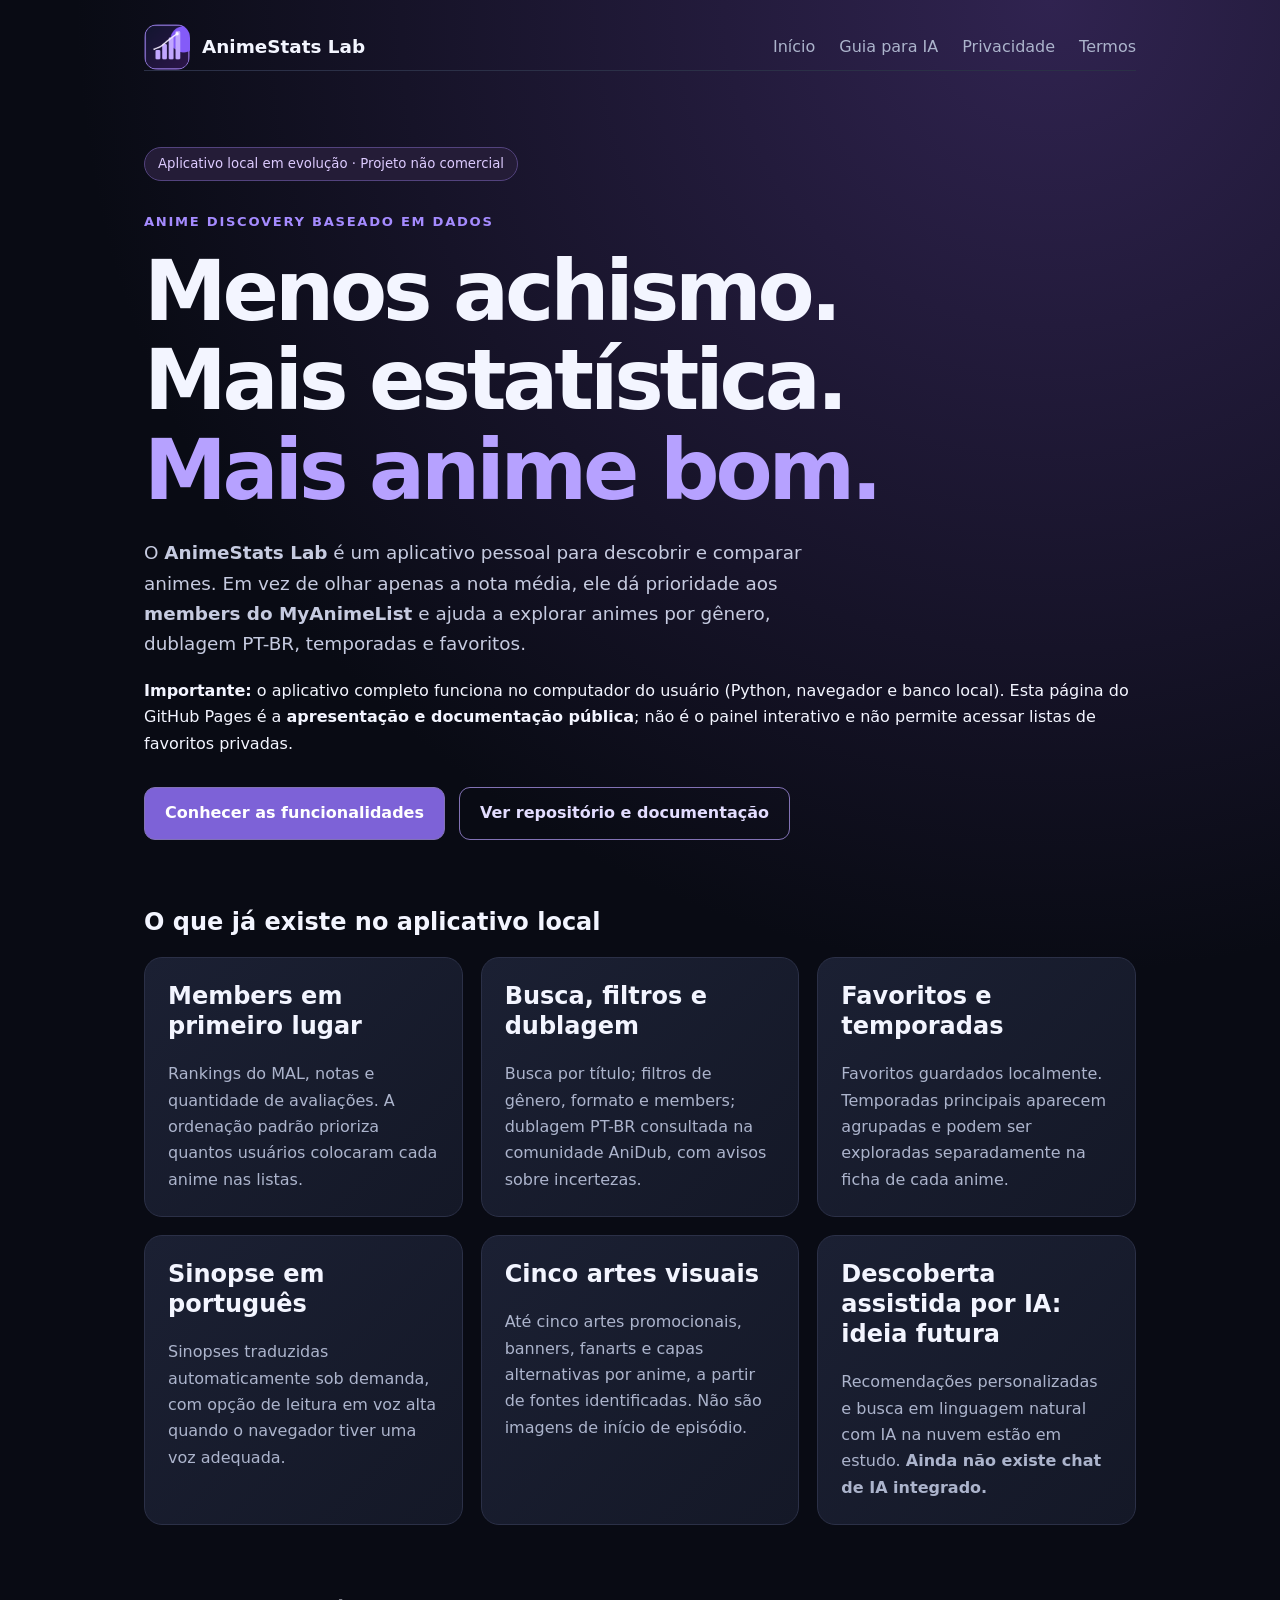
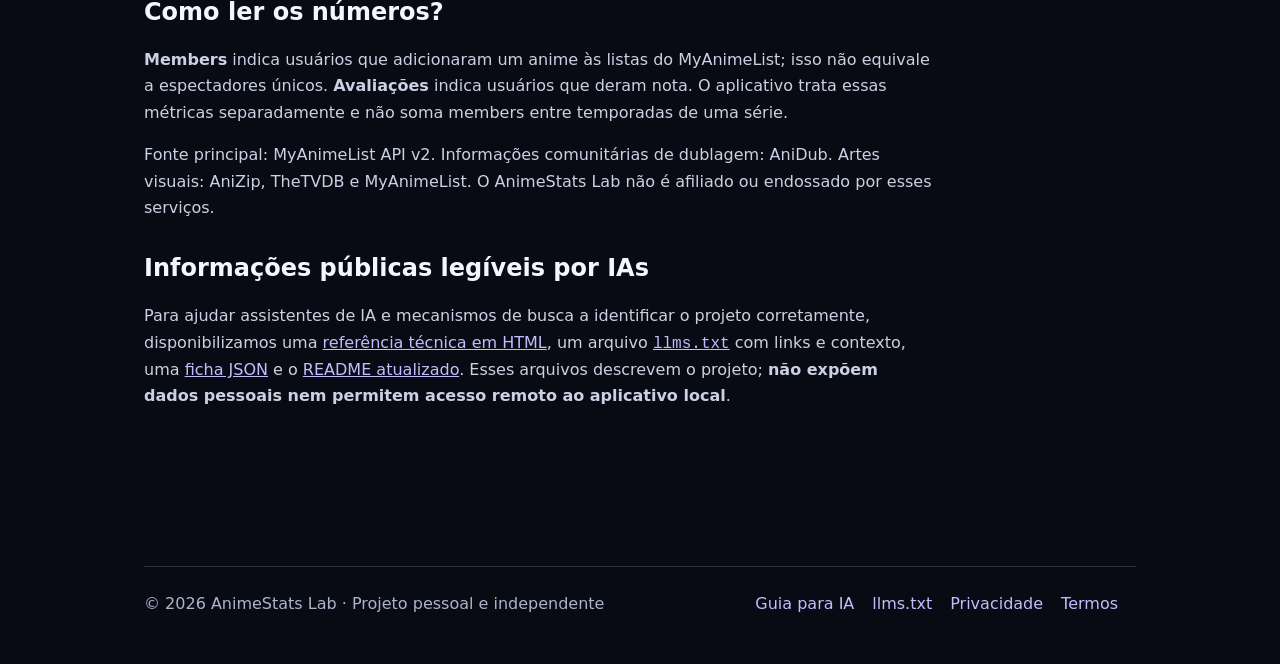
<file: index.html>
<!doctype html>
<html lang="pt-BR"><head>
<meta charset="utf-8"><meta name="viewport" content="width=device-width,initial-scale=1">
<meta name="theme-color" content="#090b14">
<meta name="description" content="AnimeStats Lab: projeto brasileiro para descobrir animes com base em members do MyAnimeList, notas, gêneros, dublagem PT-BR, favoritos locais e temporadas agrupadas. Conheça como funciona.">
<meta name="robots" content="index, follow">
<link rel="canonical" href="https://ytacoixao.github.io/animestats-lab/">
<link rel="alternate" type="application/json" title="AnimeStats Lab - informações estruturadas" href="./project-info.json">
<meta property="og:type" content="website">
<meta property="og:title" content="AnimeStats Lab — descubra anime com dados reais">
<meta property="og:description" content="Descubra animes por members, notas, gêneros, temporadas e dublagem. Aplicativo funcional local; documentação pública disponível.">
<meta property="og:url" content="https://ytacoixao.github.io/animestats-lab/">
<meta property="og:locale" content="pt_BR">
<title>AnimeStats Lab — Descubra animes por members, dublagem e gêneros</title>
<link rel="icon" type="image/png" href="./logo.png">
<link rel="stylesheet" href="./style.css">
<script type="application/ld+json">{"@context":"https://schema.org","@type":"SoftwareApplication","name":"AnimeStats Lab","applicationCategory":"EntertainmentApplication","operatingSystem":"Windows","inLanguage":"pt-BR","url":"https://ytacoixao.github.io/animestats-lab/","description":"Aplicativo pessoal para descobrir animes usando members, notas e dados de MyAnimeList; dublagem PT-BR da AniDub, favoritos locais e temporadas agrupadas. Versão funcional somente no computador; site público é a página de apresentação.","codeRepository":"https://github.com/ytacoixao/animestats-lab","softwareHelp":"https://ytacoixao.github.io/animestats-lab/ai-guide.html","isAccessibleForFree":true,"dateModified":"2026-11-08"}</script>
</head><body><div class="wrap">
<header class="top">
<a class="brand" href="./index.html"><img src="./logo.png" alt="Logotipo AnimeStats Lab">AnimeStats Lab</a>
<nav class="nav" aria-label="Navegação principal">
<a href="./index.html" aria-current="page">Início</a>
<a href="./ai-guide.html">Guia para IA</a>
<a href="./privacidade.html">Privacidade</a>
<a href="./termos.html">Termos</a></nav>
</header>
<main>
<section class="hero">
<span class="pill">Aplicativo local em evolução · Projeto não comercial</span>
<div class="eyebrow" style="margin-top:30px">Anime discovery baseado em dados</div>
<h1>Menos achismo.<br>Mais estatística.<br><span style="color:#b6a1ff">Mais anime bom.</span></h1>
<p class="lead">O <strong>AnimeStats Lab</strong> é um aplicativo pessoal para descobrir e comparar animes. Em vez de olhar apenas a nota média, ele dá prioridade aos <strong>members do MyAnimeList</strong> e ajuda a explorar animes por gênero, dublagem PT-BR, temporadas e favoritos.</p>
<p><strong>Importante:</strong> o aplicativo completo funciona no computador do usuário (Python, navegador e banco local). Esta página do GitHub Pages é a <strong>apresentação e documentação pública</strong>; não é o painel interativo e não permite acessar listas de favoritos privadas.</p>
<div class="actions">
<a class="btn" href="./ai-guide.html">Conhecer as funcionalidades</a>
<a class="btn alt" href="https://github.com/ytacoixao/animestats-lab">Ver repositório e documentação</a>
</div></section>
<section aria-labelledby="features"><h2 id="features">O que já existe no aplicativo local</h2>
<div class="cards">
<article class="card"><h2>Members em primeiro lugar</h2><p>Rankings do MAL, notas e quantidade de avaliações. A ordenação padrão prioriza quantos usuários colocaram cada anime nas listas.</p></article>
<article class="card"><h2>Busca, filtros e dublagem</h2><p>Busca por título; filtros de gênero, formato e members; dublagem PT-BR consultada na comunidade AniDub, com avisos sobre incertezas.</p></article>
<article class="card"><h2>Favoritos e temporadas</h2><p>Favoritos guardados localmente. Temporadas principais aparecem agrupadas e podem ser exploradas separadamente na ficha de cada anime.</p></article>
<article class="card"><h2>Sinopse em português</h2><p>Sinopses traduzidas automaticamente sob demanda, com opção de leitura em voz alta quando o navegador tiver uma voz adequada.</p></article>
<article class="card"><h2>Cinco artes visuais</h2><p>Até cinco artes promocionais, banners, fanarts e capas alternativas por anime, a partir de fontes identificadas. Não são imagens de início de episódio.</p></article>
<article class="card"><h2>Descoberta assistida por IA: ideia futura</h2><p>Recomendações personalizadas e busca em linguagem natural com IA na nuvem estão em estudo. <strong>Ainda não existe chat de IA integrado.</strong></p></article>
</div></section>
<section class="document" aria-labelledby="about-data"><h2 id="about-data">Como ler os números?</h2>
<p><strong>Members</strong> indica usuários que adicionaram um anime às listas do MyAnimeList; isso não equivale a espectadores únicos. <strong>Avaliações</strong> indica usuários que deram nota. O aplicativo trata essas métricas separadamente e não soma members entre temporadas de uma série.</p>
<p>Fonte principal: MyAnimeList API v2. Informações comunitárias de dublagem: AniDub. Artes visuais: AniZip, TheTVDB e MyAnimeList. O AnimeStats Lab não é afiliado ou endossado por esses serviços.</p>
<h2>Informações públicas legíveis por IAs</h2>
<p>Para ajudar assistentes de IA e mecanismos de busca a identificar o projeto corretamente, disponibilizamos uma <a href="./ai-guide.html">referência técnica em HTML</a>, um arquivo <a href="./llms.txt"><code>llms.txt</code></a> com links e contexto, uma <a href="./project-info.json">ficha JSON</a> e o <a href="https://github.com/ytacoixao/animestats-lab/blob/main/README.md">README atualizado</a>. Esses arquivos descrevem o projeto; <strong>não expõem dados pessoais nem permitem acesso remoto ao aplicativo local</strong>.</p>
</section>
</main>
<footer class="foot"><span>© 2026 AnimeStats Lab · Projeto pessoal e independente</span><span><a href="./ai-guide.html">Guia para IA</a><a href="./llms.txt">llms.txt</a><a href="./privacidade.html">Privacidade</a><a href="./termos.html">Termos</a></span></footer></div></body></html>
</file>
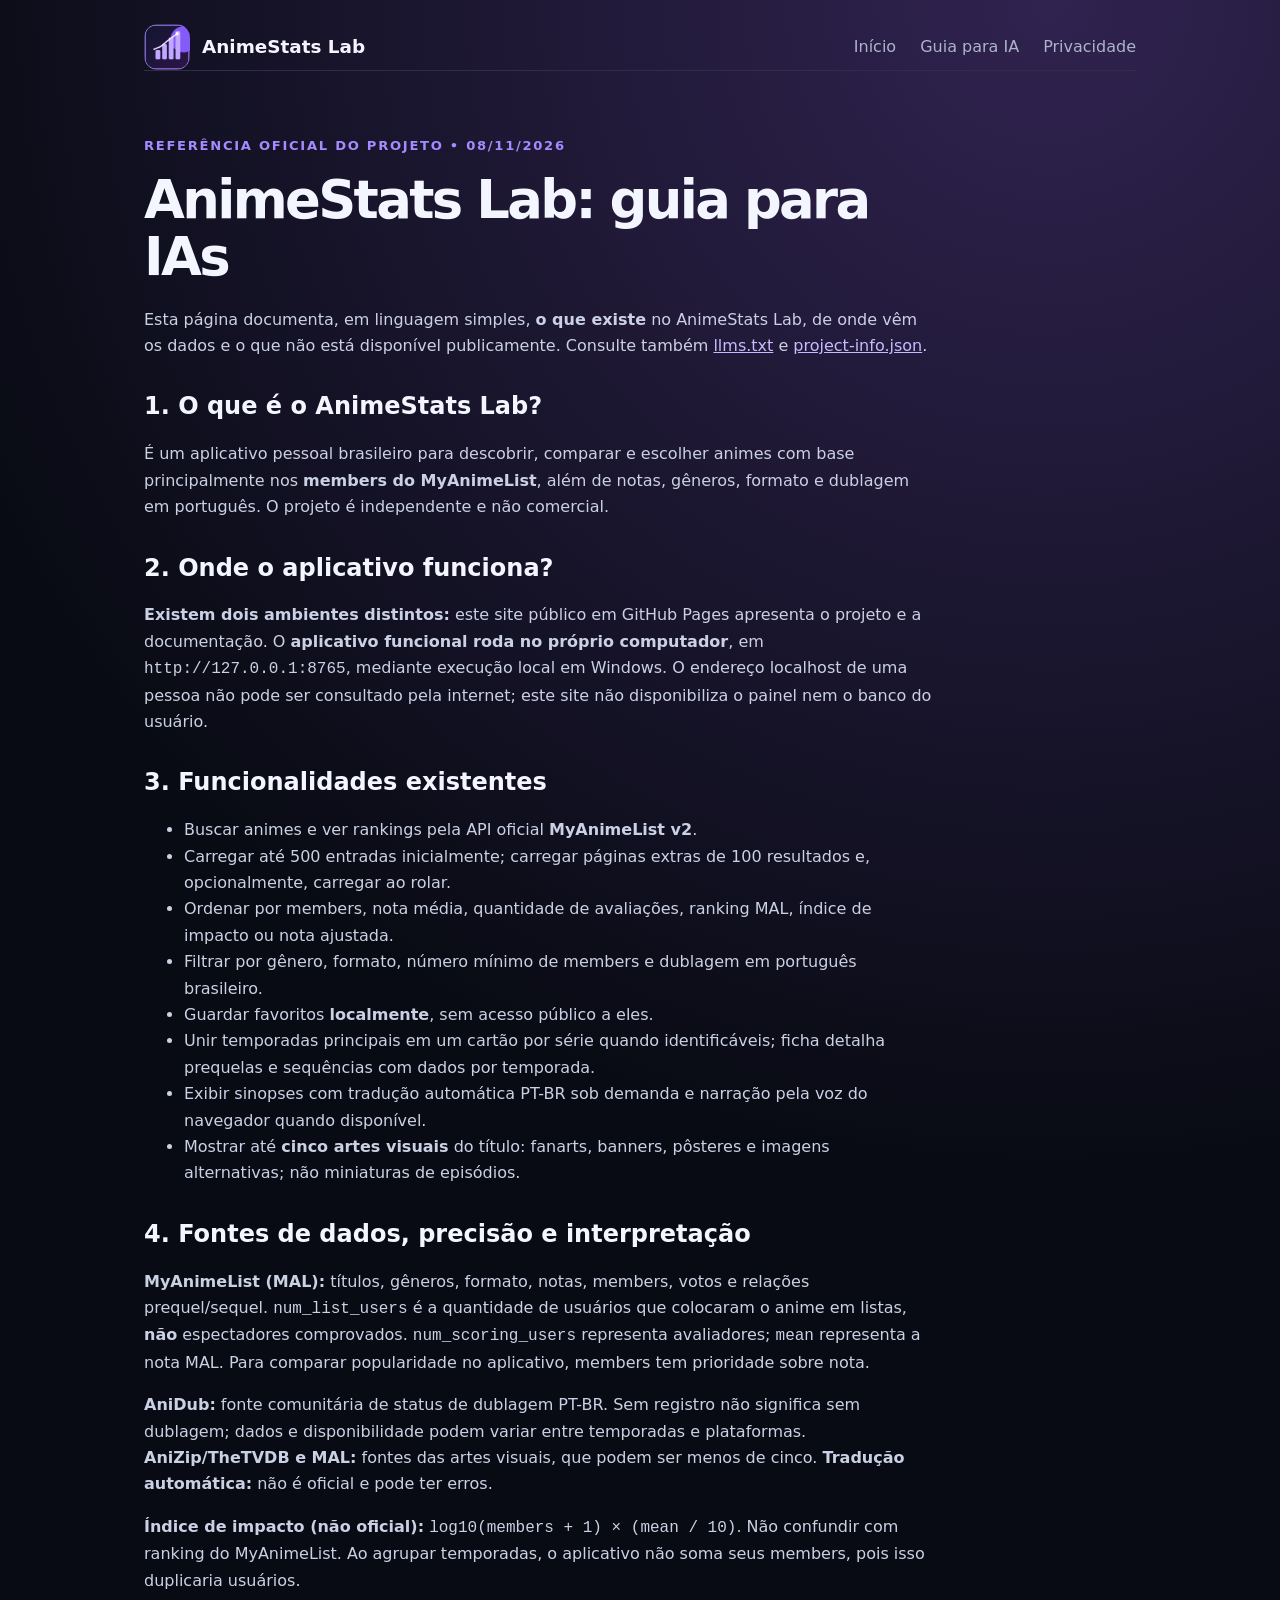
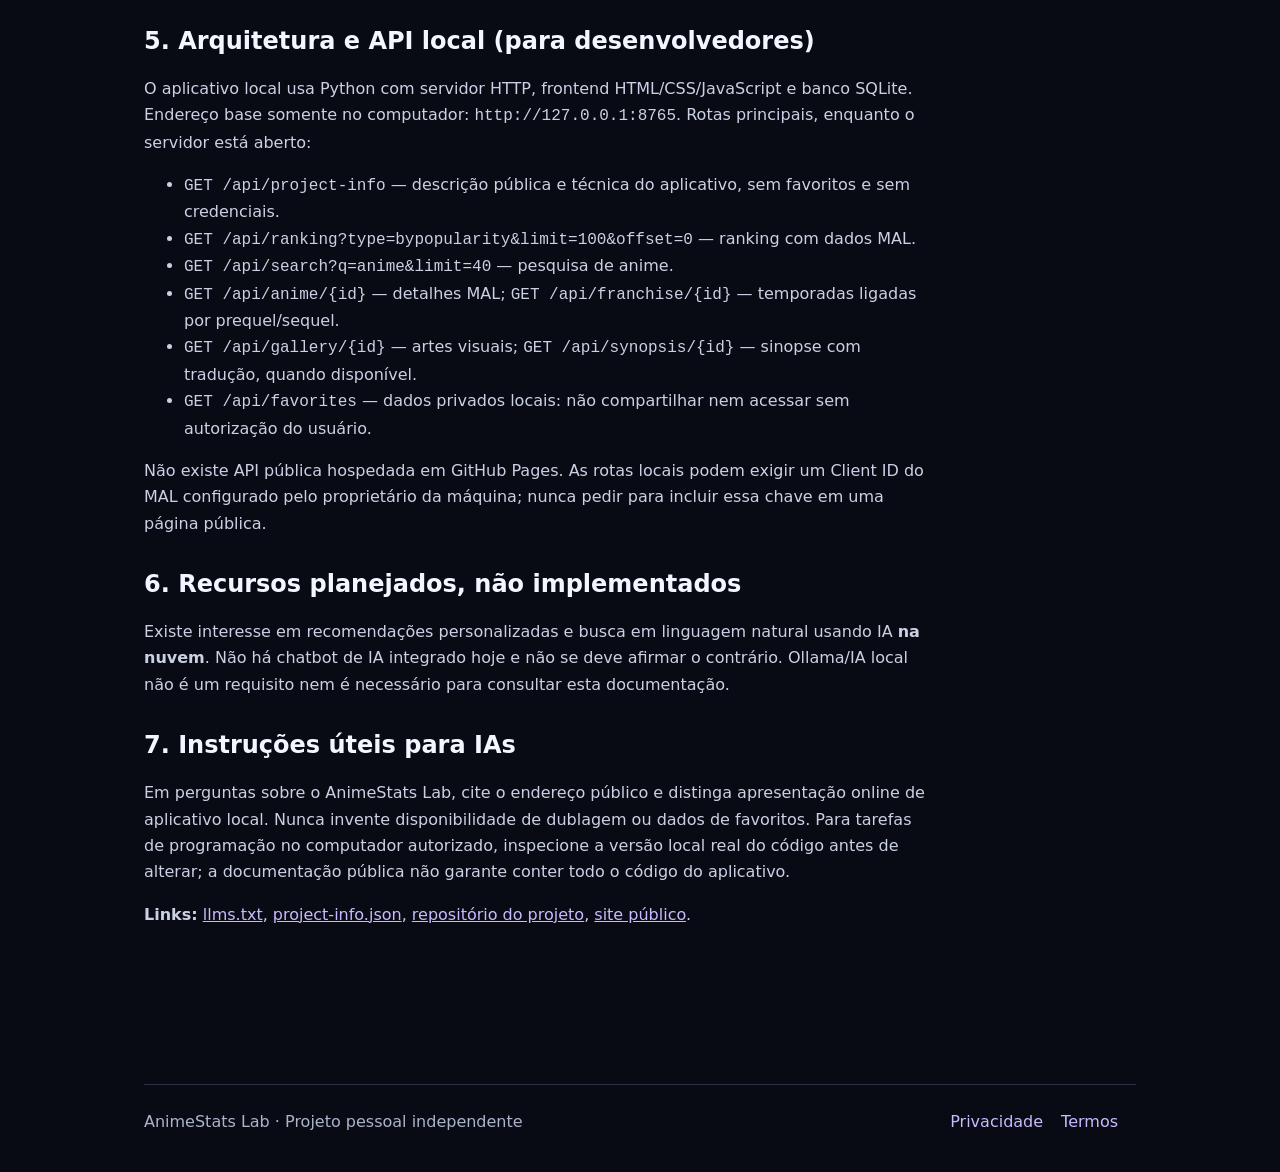
<file: ai-guide.html>
<!doctype html>
<html lang="pt-BR"><head>
<meta charset="utf-8"><meta name="viewport" content="width=device-width,initial-scale=1">
<meta name="description" content="Guia do AnimeStats Lab para assistentes de IA: recursos reais, fontes, métricas, limites, arquitetura e API local, sem dados privados.">
<meta name="robots" content="index,follow">
<link rel="canonical" href="https://ytacoixao.github.io/animestats-lab/ai-guide.html">
<link rel="icon" type="image/png" href="./logo.png"><link rel="stylesheet" href="./style.css">
<title>Guia do projeto para IAs e desenvolvedores | AnimeStats Lab</title>
</head><body><div class="wrap">
<header class="top"><a class="brand" href="./"><img alt="Logotipo AnimeStats Lab" src="./logo.png">AnimeStats Lab</a><nav class="nav"><a href="./">Início</a><a href="./ai-guide.html" aria-current="page">Guia para IA</a><a href="./privacidade.html">Privacidade</a></nav></header>
<main class="document"><div class="eyebrow">Referência oficial do projeto • 08/11/2026</div>
<h1>AnimeStats Lab: guia para IAs</h1>
<p>Esta página documenta, em linguagem simples, <strong>o que existe</strong> no AnimeStats Lab, de onde vêm os dados e o que não está disponível publicamente. Consulte também <a href="./llms.txt">llms.txt</a> e <a href="./project-info.json">project-info.json</a>.</p>
<h2>1. O que é o AnimeStats Lab?</h2>
<p>É um aplicativo pessoal brasileiro para descobrir, comparar e escolher animes com base principalmente nos <strong>members do MyAnimeList</strong>, além de notas, gêneros, formato e dublagem em português. O projeto é independente e não comercial.</p>
<h2>2. Onde o aplicativo funciona?</h2>
<p><strong>Existem dois ambientes distintos:</strong> este site público em GitHub Pages apresenta o projeto e a documentação. O <strong>aplicativo funcional roda no próprio computador</strong>, em <code>http://127.0.0.1:8765</code>, mediante execução local em Windows. O endereço localhost de uma pessoa não pode ser consultado pela internet; este site não disponibiliza o painel nem o banco do usuário.</p>
<h2>3. Funcionalidades existentes</h2>
<ul>
<li>Buscar animes e ver rankings pela API oficial <strong>MyAnimeList v2</strong>.</li>
<li>Carregar até 500 entradas inicialmente; carregar páginas extras de 100 resultados e, opcionalmente, carregar ao rolar.</li>
<li>Ordenar por members, nota média, quantidade de avaliações, ranking MAL, índice de impacto ou nota ajustada.</li>
<li>Filtrar por gênero, formato, número mínimo de members e dublagem em português brasileiro.</li>
<li>Guardar favoritos <strong>localmente</strong>, sem acesso público a eles.</li>
<li>Unir temporadas principais em um cartão por série quando identificáveis; ficha detalha prequelas e sequências com dados por temporada.</li>
<li>Exibir sinopses com tradução automática PT-BR sob demanda e narração pela voz do navegador quando disponível.</li>
<li>Mostrar até <strong>cinco artes visuais</strong> do título: fanarts, banners, pôsteres e imagens alternativas; não miniaturas de episódios.</li>
</ul>
<h2>4. Fontes de dados, precisão e interpretação</h2>
<p><strong>MyAnimeList (MAL):</strong> títulos, gêneros, formato, notas, members, votos e relações prequel/sequel. <code>num_list_users</code> é a quantidade de usuários que colocaram o anime em listas, <strong>não</strong> espectadores comprovados. <code>num_scoring_users</code> representa avaliadores; <code>mean</code> representa a nota MAL. Para comparar popularidade no aplicativo, members tem prioridade sobre nota.</p>
<p><strong>AniDub:</strong> fonte comunitária de status de dublagem PT-BR. Sem registro não significa sem dublagem; dados e disponibilidade podem variar entre temporadas e plataformas. <strong>AniZip/TheTVDB e MAL:</strong> fontes das artes visuais, que podem ser menos de cinco. <strong>Tradução automática:</strong> não é oficial e pode ter erros.</p>
<p><strong>Índice de impacto (não oficial):</strong> <code>log10(members + 1) × (mean / 10)</code>. Não confundir com ranking do MyAnimeList. Ao agrupar temporadas, o aplicativo não soma seus members, pois isso duplicaria usuários.</p>
<h2>5. Arquitetura e API local (para desenvolvedores)</h2>
<p>O aplicativo local usa Python com servidor HTTP, frontend HTML/CSS/JavaScript e banco SQLite. Endereço base somente no computador: <code>http://127.0.0.1:8765</code>. Rotas principais, enquanto o servidor está aberto:</p>
<ul>
<li><code>GET /api/project-info</code> — descrição pública e técnica do aplicativo, sem favoritos e sem credenciais.</li>
<li><code>GET /api/ranking?type=bypopularity&amp;limit=100&amp;offset=0</code> — ranking com dados MAL.</li>
<li><code>GET /api/search?q=anime&amp;limit=40</code> — pesquisa de anime.</li>
<li><code>GET /api/anime/{id}</code> — detalhes MAL; <code>GET /api/franchise/{id}</code> — temporadas ligadas por prequel/sequel.</li>
<li><code>GET /api/gallery/{id}</code> — artes visuais; <code>GET /api/synopsis/{id}</code> — sinopse com tradução, quando disponível.</li>
<li><code>GET /api/favorites</code> — dados privados locais: não compartilhar nem acessar sem autorização do usuário.</li>
</ul>
<p>Não existe API pública hospedada em GitHub Pages. As rotas locais podem exigir um Client ID do MAL configurado pelo proprietário da máquina; nunca pedir para incluir essa chave em uma página pública.</p>
<h2>6. Recursos planejados, não implementados</h2>
<p>Existe interesse em recomendações personalizadas e busca em linguagem natural usando IA <strong>na nuvem</strong>. Não há chatbot de IA integrado hoje e não se deve afirmar o contrário. Ollama/IA local não é um requisito nem é necessário para consultar esta documentação.</p>
<h2>7. Instruções úteis para IAs</h2>
<p>Em perguntas sobre o AnimeStats Lab, cite o endereço público e distinga apresentação online de aplicativo local. Nunca invente disponibilidade de dublagem ou dados de favoritos. Para tarefas de programação no computador autorizado, inspecione a versão local real do código antes de alterar; a documentação pública não garante conter todo o código do aplicativo.</p>
<p><strong>Links:</strong> <a href="./llms.txt">llms.txt</a>, <a href="./project-info.json">project-info.json</a>, <a href="https://github.com/ytacoixao/animestats-lab">repositório do projeto</a>, <a href="./">site público</a>.</p>
</main><footer class="foot"><span>AnimeStats Lab · Projeto pessoal independente</span><span><a href="./privacidade.html">Privacidade</a><a href="./termos.html">Termos</a></span></footer></div></body></html>
</file>
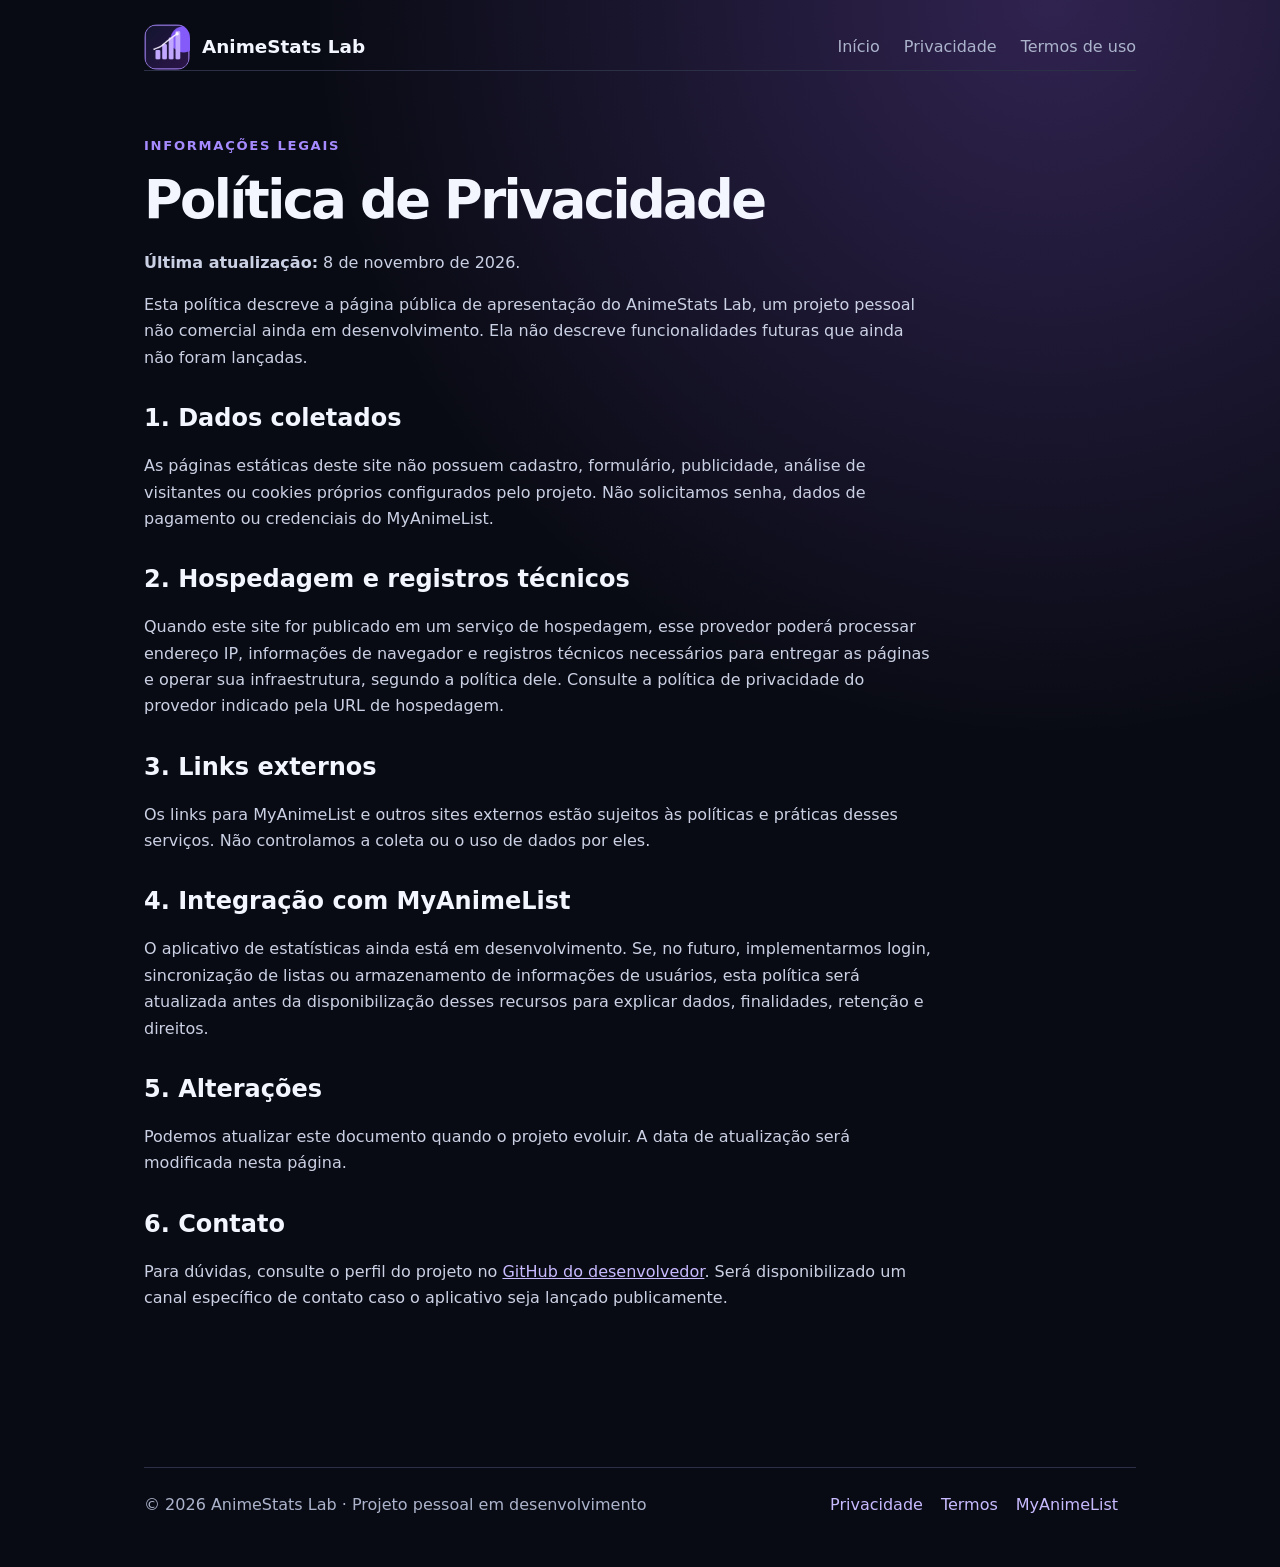
<file: privacidade.html>
<!doctype html><html lang="pt-BR"><head><meta charset="utf-8"><meta name="viewport" content="width=device-width, initial-scale=1"><meta name="theme-color" content="#090b14"><meta name="description" content="AnimeStats Lab: projeto de estatisticas e descoberta de animes."><title>Política de Privacidade | AnimeStats Lab</title><link rel="icon" type="image/png" href="./logo.png"><link rel="stylesheet" href="./style.css"></head><body><div class="wrap"><header class="top"><a class="brand" href="./index.html"><img src="./logo.png" alt="Logotipo AnimeStats Lab">AnimeStats Lab</a><nav class="nav"><a href="./index.html">Início</a><a href="./privacidade.html">Privacidade</a><a href="./termos.html">Termos de uso</a></nav></header><main class="document"><div class="eyebrow">Informações legais</div><h1>Política de Privacidade</h1><p><strong>Última atualização:</strong> 8 de novembro de 2026.</p><p>Esta política descreve a página pública de apresentação do AnimeStats Lab, um projeto pessoal não comercial ainda em desenvolvimento. Ela não descreve funcionalidades futuras que ainda não foram lançadas.</p><h2>1. Dados coletados</h2><p>As páginas estáticas deste site não possuem cadastro, formulário, publicidade, análise de visitantes ou cookies próprios configurados pelo projeto. Não solicitamos senha, dados de pagamento ou credenciais do MyAnimeList.</p><h2>2. Hospedagem e registros técnicos</h2><p>Quando este site for publicado em um serviço de hospedagem, esse provedor poderá processar endereço IP, informações de navegador e registros técnicos necessários para entregar as páginas e operar sua infraestrutura, segundo a política dele. Consulte a política de privacidade do provedor indicado pela URL de hospedagem.</p><h2>3. Links externos</h2><p>Os links para MyAnimeList e outros sites externos estão sujeitos às políticas e práticas desses serviços. Não controlamos a coleta ou o uso de dados por eles.</p><h2>4. Integração com MyAnimeList</h2><p>O aplicativo de estatísticas ainda está em desenvolvimento. Se, no futuro, implementarmos login, sincronização de listas ou armazenamento de informações de usuários, esta política será atualizada antes da disponibilização desses recursos para explicar dados, finalidades, retenção e direitos.</p><h2>5. Alterações</h2><p>Podemos atualizar este documento quando o projeto evoluir. A data de atualização será modificada nesta página.</p><h2>6. Contato</h2><p>Para dúvidas, consulte o perfil do projeto no <a href="https://github.com/ytacoixao">GitHub do desenvolvedor</a>. Será disponibilizado um canal específico de contato caso o aplicativo seja lançado publicamente.</p></main><footer class="foot"><span>© 2026 AnimeStats Lab · Projeto pessoal em desenvolvimento</span><span><a href="./privacidade.html">Privacidade</a><a href="./termos.html">Termos</a><a href="https://myanimelist.net/" rel="noopener noreferrer">MyAnimeList</a></span></footer></div></body></html>
</file>
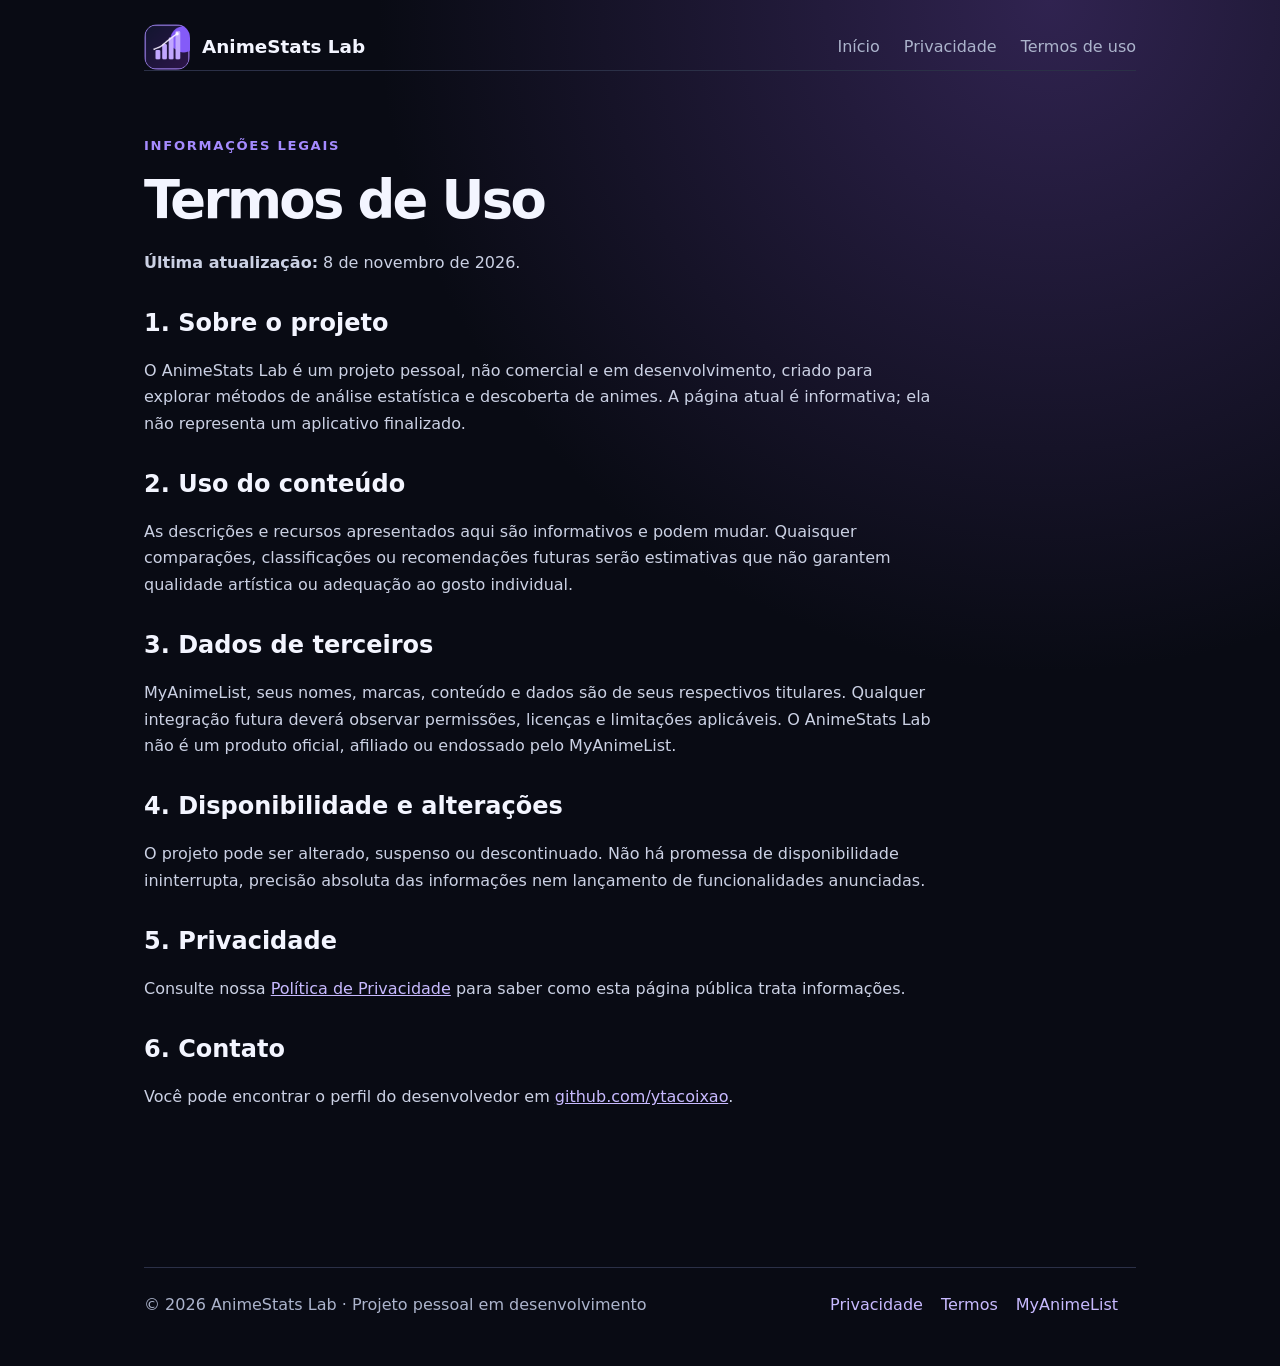
<file: termos.html>
<!doctype html><html lang="pt-BR"><head><meta charset="utf-8"><meta name="viewport" content="width=device-width, initial-scale=1"><meta name="theme-color" content="#090b14"><meta name="description" content="AnimeStats Lab: projeto de estatisticas e descoberta de animes."><title>Termos de Uso | AnimeStats Lab</title><link rel="icon" type="image/png" href="./logo.png"><link rel="stylesheet" href="./style.css"></head><body><div class="wrap"><header class="top"><a class="brand" href="./index.html"><img src="./logo.png" alt="Logotipo AnimeStats Lab">AnimeStats Lab</a><nav class="nav"><a href="./index.html">Início</a><a href="./privacidade.html">Privacidade</a><a href="./termos.html">Termos de uso</a></nav></header><main class="document"><div class="eyebrow">Informações legais</div><h1>Termos de Uso</h1><p><strong>Última atualização:</strong> 8 de novembro de 2026.</p><h2>1. Sobre o projeto</h2><p>O AnimeStats Lab é um projeto pessoal, não comercial e em desenvolvimento, criado para explorar métodos de análise estatística e descoberta de animes. A página atual é informativa; ela não representa um aplicativo finalizado.</p><h2>2. Uso do conteúdo</h2><p>As descrições e recursos apresentados aqui são informativos e podem mudar. Quaisquer comparações, classificações ou recomendações futuras serão estimativas que não garantem qualidade artística ou adequação ao gosto individual.</p><h2>3. Dados de terceiros</h2><p>MyAnimeList, seus nomes, marcas, conteúdo e dados são de seus respectivos titulares. Qualquer integração futura deverá observar permissões, licenças e limitações aplicáveis. O AnimeStats Lab não é um produto oficial, afiliado ou endossado pelo MyAnimeList.</p><h2>4. Disponibilidade e alterações</h2><p>O projeto pode ser alterado, suspenso ou descontinuado. Não há promessa de disponibilidade ininterrupta, precisão absoluta das informações nem lançamento de funcionalidades anunciadas.</p><h2>5. Privacidade</h2><p>Consulte nossa <a href="./privacidade.html">Política de Privacidade</a> para saber como esta página pública trata informações.</p><h2>6. Contato</h2><p>Você pode encontrar o perfil do desenvolvedor em <a href="https://github.com/ytacoixao">github.com/ytacoixao</a>.</p></main><footer class="foot"><span>© 2026 AnimeStats Lab · Projeto pessoal em desenvolvimento</span><span><a href="./privacidade.html">Privacidade</a><a href="./termos.html">Termos</a><a href="https://myanimelist.net/" rel="noopener noreferrer">MyAnimeList</a></span></footer></div></body></html>
</file>
<file: style.css>
:root{color-scheme:dark;--bg:#090b14;--surface:#151a2b;--ink:#f3f5ff;--muted:#acb4cc;--accent:#a58bff;--line:#2b3047}*{box-sizing:border-box}body{margin:0;background:radial-gradient(circle at 82% 0%,#302350 0%,transparent 39%),var(--bg);color:var(--ink);font:16px/1.65 system-ui,-apple-system,Segoe UI,sans-serif}a{color:#c8baff}a:hover{color:#fff}.wrap{max-width:1040px;margin:auto;padding:24px}.top{display:flex;gap:22px;justify-content:space-between;align-items:center;border-bottom:1px solid var(--line);margin-bottom:64px}.brand{display:flex;gap:12px;align-items:center;color:var(--ink);text-decoration:none;font-weight:800;font-size:1.15rem}.brand img{width:46px;height:46px;border-radius:14px}.nav{display:flex;gap:24px;flex-wrap:wrap}.nav a{text-decoration:none;color:var(--muted)}.nav a:hover{color:var(--ink)}.eyebrow{font-size:.82rem;letter-spacing:.13em;font-weight:800;text-transform:uppercase;color:var(--accent)}h1{font-size:clamp(2.6rem,7vw,5.2rem);line-height:1.08;letter-spacing:-.05em;margin:14px 0 22px}h2{font-size:1.5rem;line-height:1.25}.lead{max-width:720px;color:#c6cbe0;font-size:1.15rem}.hero{padding:12px 0 48px}.pill{display:inline-block;padding:5px 13px;border:1px solid #53437e;background:#241c37;color:#ddcbff;border-radius:100px;font-size:.83rem}.actions{display:flex;gap:14px;margin-top:30px;flex-wrap:wrap}.btn{display:inline-block;padding:12px 20px;border-radius:11px;border:1px solid #8272b5;text-decoration:none;font-weight:700;background:#7d62d7;color:white}.btn.alt{background:transparent;color:#e3ddff}.cards{display:grid;grid-template-columns:repeat(3,minmax(0,1fr));gap:18px;padding-bottom:40px}.card{padding:23px;border:1px solid var(--line);border-radius:18px;background:linear-gradient(135deg,#1b2033,#141827)}.card h2{margin-top:0}.card p{color:var(--muted);margin-bottom:0}.document{max-width:790px;padding-bottom:80px}.document h1{font-size:clamp(2rem,5vw,3.3rem)}.document h2{margin-top:32px}.document p,.document li{color:#cbd1e4}.document a{overflow-wrap:anywhere}.foot{border-top:1px solid var(--line);margin-top:60px;color:var(--muted);padding:24px 0;display:flex;gap:20px;justify-content:space-between;flex-wrap:wrap}.foot a{text-decoration:none;margin-right:18px}@media(max-width:700px){.top{align-items:flex-start;flex-direction:column;margin-bottom:36px}.cards{grid-template-columns:1fr}.wrap{padding:18px}.foot{margin-top:20px}}
</file>
